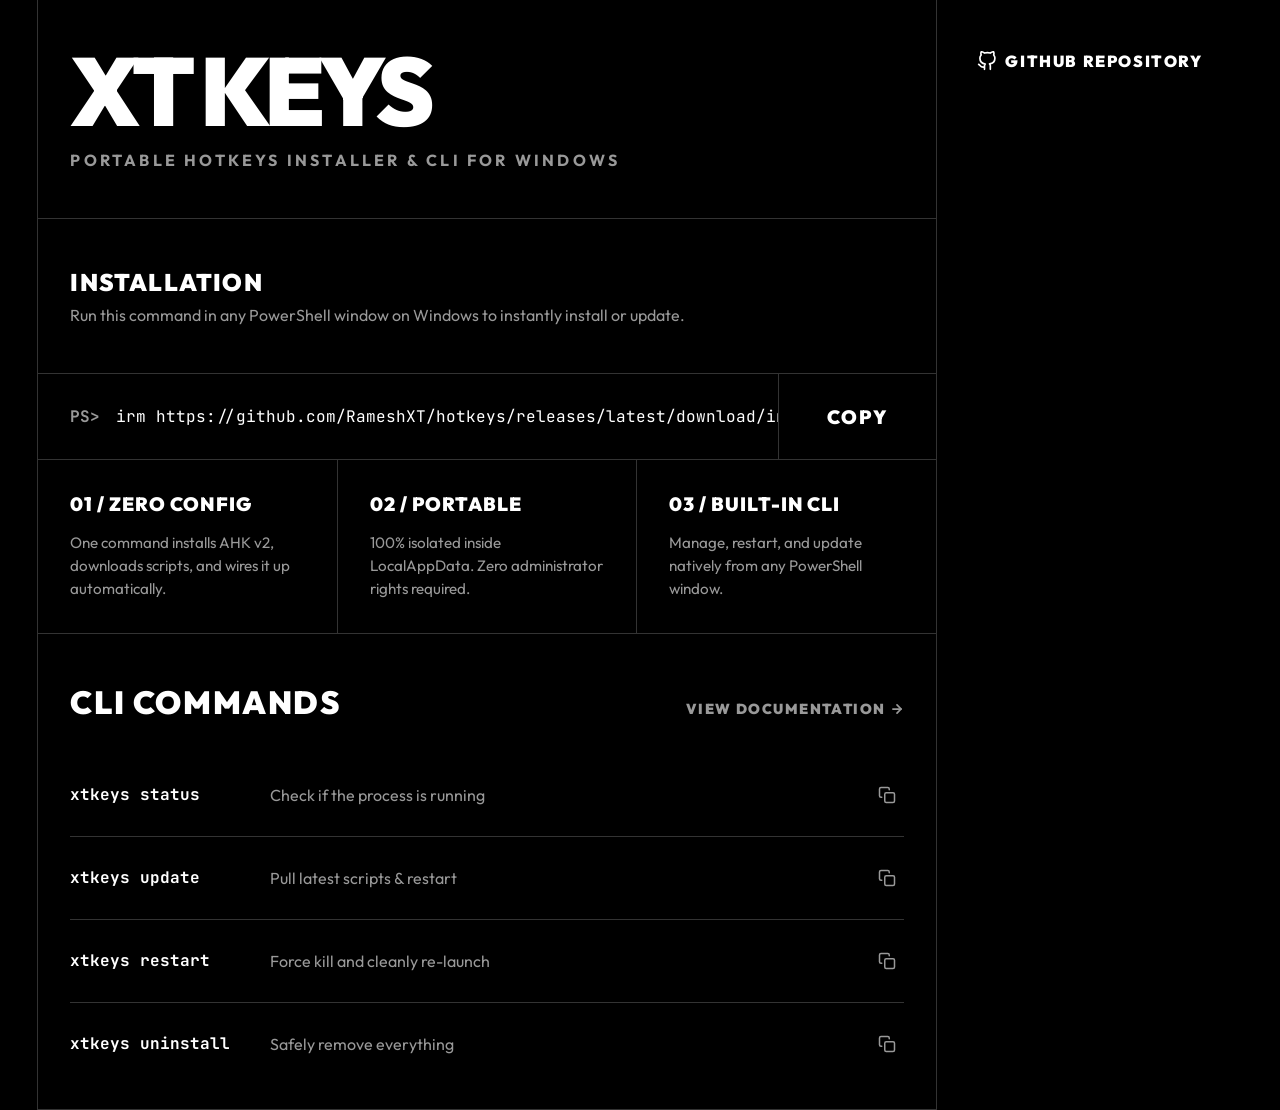
<file: website/index.html>
<!DOCTYPE html>
<html lang="en">
<head>
  <meta charset="UTF-8">
  <meta name="viewport" content="width=device-width, initial-scale=1.0">
  <title>XT KEYS</title>
  <link rel="apple-touch-icon" sizes="180x180" href="favicon_io/apple-touch-icon.png">
  <link rel="icon" type="image/png" sizes="32x32" href="favicon_io/favicon-32x32.png">
  <link rel="icon" type="image/png" sizes="16x16" href="favicon_io/favicon-16x16.png">
  <link rel="manifest" href="favicon_io/site.webmanifest">
  <meta name="description" content="A portable hotkeys installer and CLI for Windows.">
  
  <link rel="preconnect" href="https://fonts.googleapis.com">
  <link rel="preconnect" href="https://fonts.gstatic.com" crossorigin>
  <link href="https://fonts.googleapis.com/css2?family=JetBrains+Mono:wght@400;700&family=Outfit:wght@400;700;900&display=swap" rel="stylesheet">
  
  <link rel="stylesheet" href="styles.css">
</head>
<body>
  <main>
    <header class="section border-bottom">
      <h1>XT KEYS</h1>
      <p class="subtitle">PORTABLE HOTKEYS INSTALLER & CLI FOR WINDOWS</p>
    </header>

    <section class="section border-bottom">
      <h2 style="font-size: 1.5rem; font-weight: 900; letter-spacing: 0.05em; margin-bottom: 0.5rem;">INSTALLATION</h2>
      <p style="color: var(--text-secondary); font-size: 1rem;">Run this command in any PowerShell window on Windows to instantly install or update.</p>
    </section>

    <section class="section border-bottom flex-row">
      <div class="terminal-box">
        <span class="prompt">PS&gt;</span>
        <span class="command" id="install-cmd">irm https://github.com/RameshXT/hotkeys/releases/latest/download/install.ps1 | iex</span>
      </div>
      <button class="copy-btn" id="copy-btn">COPY</button>
    </section>

    <section class="section border-bottom grid-3">
      <div class="card border-right">
        <h3>01 / ZERO CONFIG</h3>
        <p>One command installs AHK v2, downloads scripts, and wires it up automatically.</p>
      </div>
      <div class="card border-right">
        <h3>02 / PORTABLE</h3>
        <p>100% isolated inside LocalAppData. Zero administrator rights required.</p>
      </div>
      <div class="card">
        <h3>03 / BUILT-IN CLI</h3>
        <p>Manage, restart, and update natively from any PowerShell window.</p>
      </div>
    </section>

    <section class="section border-bottom">
      <div class="cli-header" style="display: flex; justify-content: space-between; align-items: baseline;">
        <h2>CLI COMMANDS</h2>
        <a href="docs.html" style="color: var(--text-secondary); text-decoration: none; font-weight: 900; letter-spacing: 0.1em; font-size: 0.9rem; display: flex; align-items: center; gap: 0.3rem;">
          VIEW DOCUMENTATION
          <svg width="14" height="14" viewBox="0 0 24 24" fill="none" stroke="currentColor" stroke-width="3" stroke-linecap="round" stroke-linejoin="round"><line x1="5" y1="12" x2="19" y2="12"></line><polyline points="12 5 19 12 12 19"></polyline></svg>
        </a>
      </div>
      <div class="cli-table">
        <div class="cli-row border-bottom">
          <div class="cli-cmd">xtkeys status</div>
          <div class="cli-desc">Check if the process is running</div>
          <button class="cli-copy" data-cmd="xtkeys status">
            <svg width="18" height="18" viewBox="0 0 24 24" fill="none" stroke="currentColor" stroke-width="2" stroke-linecap="round" stroke-linejoin="round"><rect x="9" y="9" width="13" height="13" rx="2" ry="2"></rect><path d="M5 15H4a2 2 0 0 1-2-2V4a2 2 0 0 1 2-2h9a2 2 0 0 1 2 2v1"></path></svg>
          </button>
        </div>
        <div class="cli-row border-bottom">
          <div class="cli-cmd">xtkeys update</div>
          <div class="cli-desc">Pull latest scripts & restart</div>
          <button class="cli-copy" data-cmd="xtkeys update">
            <svg width="18" height="18" viewBox="0 0 24 24" fill="none" stroke="currentColor" stroke-width="2" stroke-linecap="round" stroke-linejoin="round"><rect x="9" y="9" width="13" height="13" rx="2" ry="2"></rect><path d="M5 15H4a2 2 0 0 1-2-2V4a2 2 0 0 1 2-2h9a2 2 0 0 1 2 2v1"></path></svg>
          </button>
        </div>
        <div class="cli-row border-bottom">
          <div class="cli-cmd">xtkeys restart</div>
          <div class="cli-desc">Force kill and cleanly re-launch</div>
          <button class="cli-copy" data-cmd="xtkeys restart">
            <svg width="18" height="18" viewBox="0 0 24 24" fill="none" stroke="currentColor" stroke-width="2" stroke-linecap="round" stroke-linejoin="round"><rect x="9" y="9" width="13" height="13" rx="2" ry="2"></rect><path d="M5 15H4a2 2 0 0 1-2-2V4a2 2 0 0 1 2-2h9a2 2 0 0 1 2 2v1"></path></svg>
          </button>
        </div>
        <div class="cli-row">
          <div class="cli-cmd">xtkeys uninstall</div>
          <div class="cli-desc">Safely remove everything</div>
          <button class="cli-copy" data-cmd="xtkeys uninstall">
            <svg width="18" height="18" viewBox="0 0 24 24" fill="none" stroke="currentColor" stroke-width="2" stroke-linecap="round" stroke-linejoin="round"><rect x="9" y="9" width="13" height="13" rx="2" ry="2"></rect><path d="M5 15H4a2 2 0 0 1-2-2V4a2 2 0 0 1 2-2h9a2 2 0 0 1 2 2v1"></path></svg>
          </button>
        </div>
      </div>
    </section>
  </main>

  <footer class="section">
    <a href="https://github.com/RameshXT/hotkeys" target="_blank">
      <svg width="20" height="20" viewBox="0 0 24 24" fill="none" stroke="currentColor" stroke-width="2" stroke-linecap="round" stroke-linejoin="round">
        <path d="M9 19c-5 1.5-5-2.5-7-3m14 6v-3.87a3.37 3.37 0 0 0-.94-2.61c3.14-.35 6.44-1.54 6.44-7A5.44 5.44 0 0 0 20 4.77 5.07 5.07 0 0 0 19.91 1S18.73.65 16 2.48a13.38 13.38 0 0 0-7 0C6.27.65 5.09 1 5.09 1A5.07 5.07 0 0 0 5 4.77a5.44 5.44 0 0 0-1.5 3.78c0 5.42 3.3 6.61 6.44 7A3.37 3.37 0 0 0 9 18.13V22"></path>
      </svg>
      GITHUB REPOSITORY
    </a>
  </footer>

  <script src="script.js"></script>
</body>
</html>
</file>
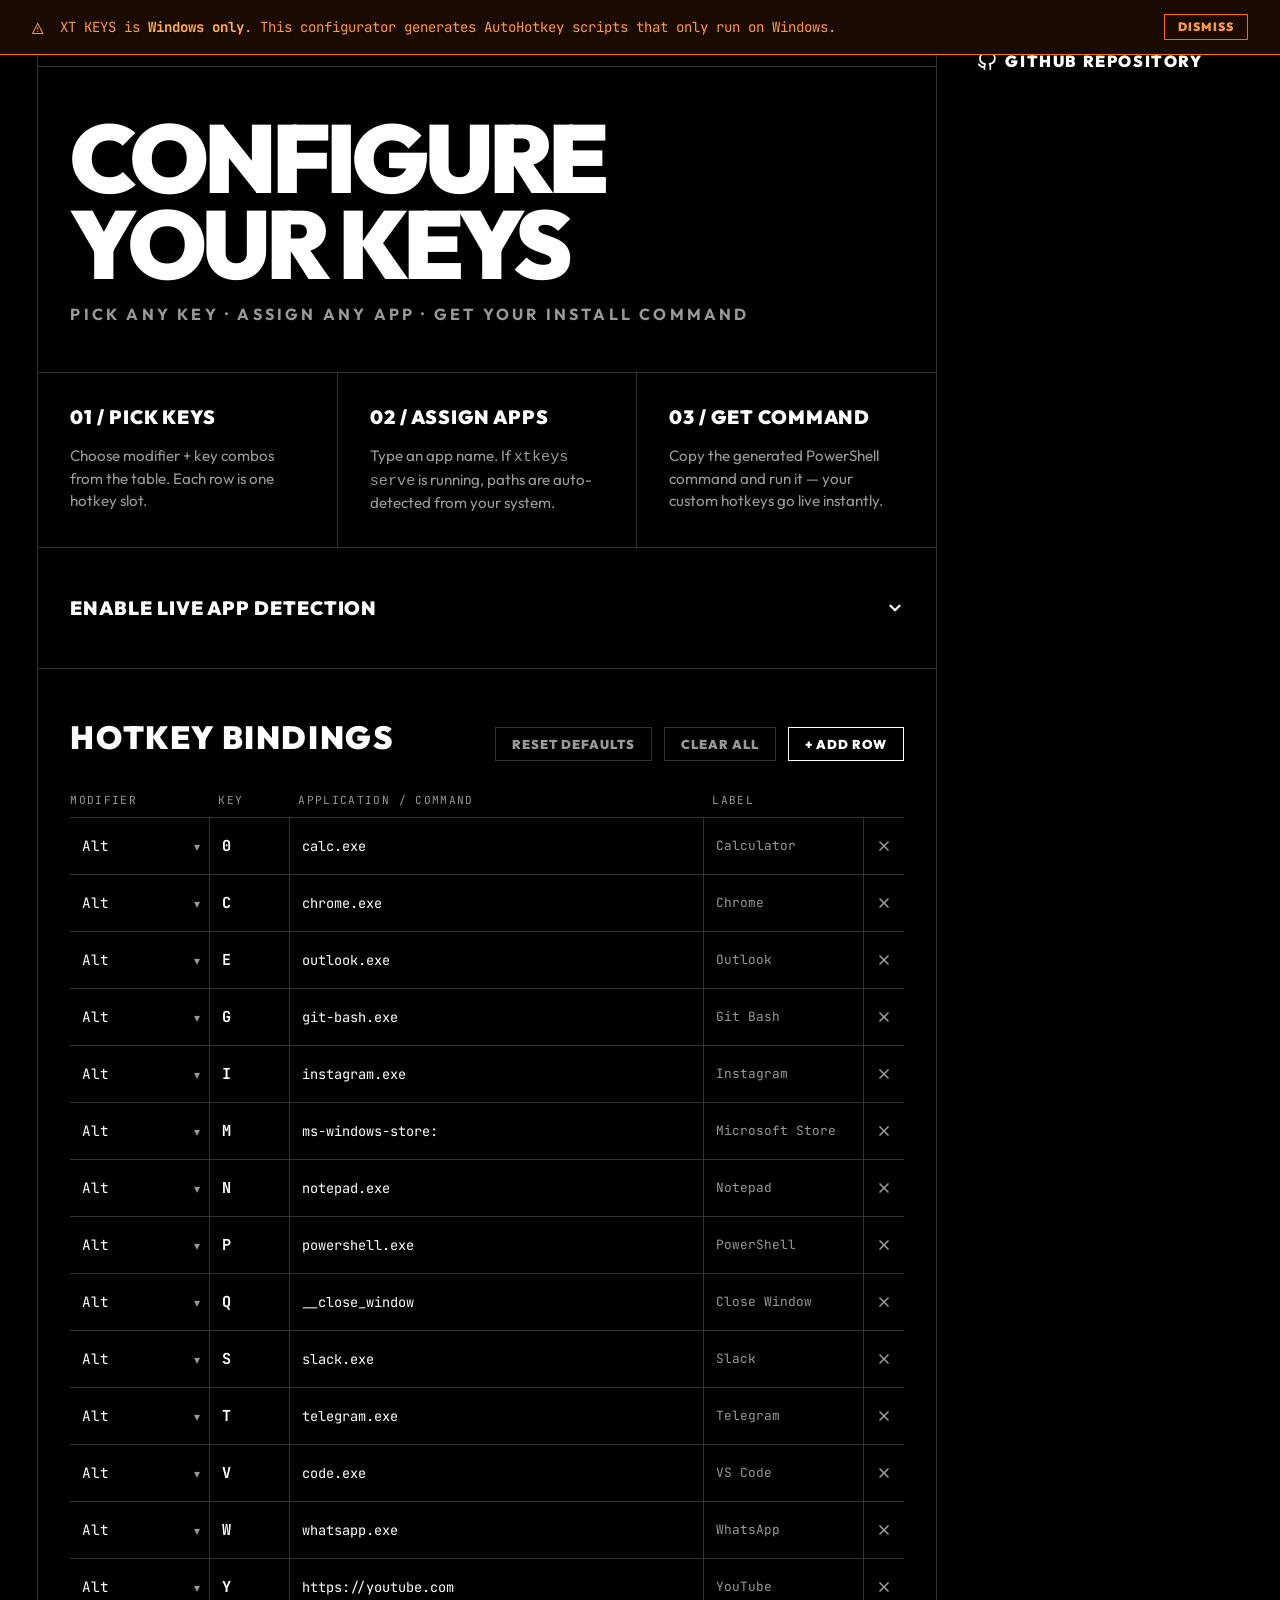
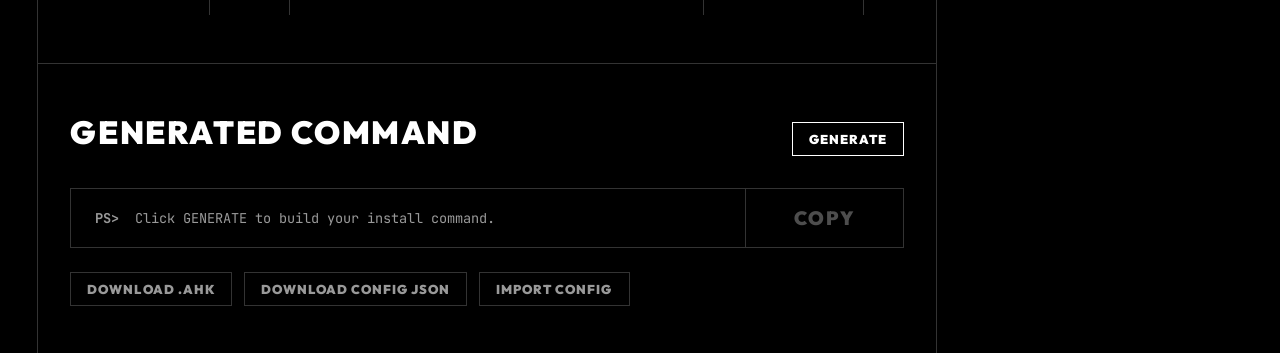
<file: website/customize.html>
<!DOCTYPE html>
<html lang="en">
<head>
  <meta charset="UTF-8">
  <meta name="viewport" content="width=device-width, initial-scale=1.0">
  <title>XT KEYS — Customize</title>
  <meta name="description" content="Visually customize your hotkeys. Pick keys, assign apps, and generate your personal install command.">
  <link rel="apple-touch-icon" sizes="180x180" href="favicon_io/apple-touch-icon.png">
  <link rel="icon" type="image/png" sizes="32x32" href="favicon_io/favicon-32x32.png">
  <link rel="icon" type="image/png" sizes="16x16" href="favicon_io/favicon-16x16.png">
  <link rel="manifest" href="favicon_io/site.webmanifest">
  <link rel="preconnect" href="https://fonts.googleapis.com">
  <link rel="preconnect" href="https://fonts.gstatic.com" crossorigin>
  <link href="https://fonts.googleapis.com/css2?family=JetBrains+Mono:wght@400;700&family=Outfit:wght@400;700;900&display=swap" rel="stylesheet">
  <link rel="stylesheet" href="styles.css">
  <link rel="stylesheet" href="customize.css">
</head>
<body>

  <div id="os-warning" class="os-warning" style="display:none;">
    <span>⚠️</span>
    <span>XT KEYS is <strong>Windows only</strong>. This configurator generates AutoHotkey scripts that only run on Windows.</span>
    <button id="os-warning-close">DISMISS</button>
  </div>

  <main>
    <nav class="section border-bottom nav-row">
      <a href="index.html" class="nav-back">
        <svg width="14" height="14" viewBox="0 0 24 24" fill="none" stroke="currentColor" stroke-width="3" stroke-linecap="round" stroke-linejoin="round"><line x1="19" y1="12" x2="5" y2="12"></line><polyline points="12 5 5 12 12 19"></polyline></svg>
        BACK
      </a>
      <span class="nav-title">CUSTOMIZE</span>
      <div class="nav-right">
        <span id="server-indicator" class="server-indicator offline" title="xtkeys serve not running">●</span>
        <span id="server-label" class="server-label">OFFLINE</span>
      </div>
    </nav>

    <header class="section border-bottom">
      <h1>CONFIGURE<br>YOUR KEYS</h1>
      <p class="subtitle">PICK ANY KEY · ASSIGN ANY APP · GET YOUR INSTALL COMMAND</p>
    </header>

    <section class="section border-bottom grid-3">
      <div class="card border-right">
        <h3>01 / PICK KEYS</h3>
        <p>Choose modifier + key combos from the table. Each row is one hotkey slot.</p>
      </div>
      <div class="card border-right">
        <h3>02 / ASSIGN APPS</h3>
        <p>Type an app name. If <code>xtkeys serve</code> is running, paths are auto-detected from your system.</p>
      </div>
      <div class="card">
        <h3>03 / GET COMMAND</h3>
        <p>Copy the generated PowerShell command and run it — your custom hotkeys go live instantly.</p>
      </div>
    </section>

    <section class="section border-bottom" id="how-to-serve">
      <div class="explainer-header" id="explainer-toggle">
        <h2>ENABLE LIVE APP DETECTION</h2>
        <svg class="explainer-chevron" width="18" height="18" viewBox="0 0 24 24" fill="none" stroke="currentColor" stroke-width="3" stroke-linecap="round" stroke-linejoin="round"><polyline points="6 9 12 15 18 9"></polyline></svg>
      </div>
      <div class="explainer-body" id="explainer-body">
        <p class="explainer-desc">Run this command in PowerShell to start the local API server. It allows this page to search your installed apps in real-time.</p>
        <div class="flex-row border-top" style="margin-top:1.5rem;">
          <div class="terminal-box">
            <span class="prompt">PS&gt;</span>
            <span class="command" id="serve-cmd">xtkeys serve</span>
          </div>
          <button class="copy-btn" id="copy-serve-btn">COPY</button>
        </div>
        <p class="explainer-note">Without the server, you can still manually enter app paths and download your script.</p>
      </div>
    </section>

    <section class="section border-bottom">
      <div class="table-header">
        <h2>HOTKEY BINDINGS</h2>
        <div class="table-actions">
          <button class="action-btn" id="reset-btn">RESET DEFAULTS</button>
          <button class="action-btn" id="clear-btn">CLEAR ALL</button>
          <button class="action-btn accent-btn" id="add-row-btn">+ ADD ROW</button>
        </div>
      </div>
      <div class="hk-table" id="hk-table">
        <div class="hk-header">
          <div class="hk-col-mod">MODIFIER</div>
          <div class="hk-col-key">KEY</div>
          <div class="hk-col-app">APPLICATION / COMMAND</div>
          <div class="hk-col-desc">LABEL</div>
          <div class="hk-col-del"></div>
        </div>
        <div id="hk-rows"></div>
      </div>
    </section>

    <section class="section border-bottom">
      <div class="table-header">
        <h2>GENERATED COMMAND</h2>
        <button class="action-btn accent-btn" id="generate-btn">GENERATE</button>
      </div>
      <div class="output-block" id="output-block">
        <div class="output-scroll" id="output-scroll">
          <span class="prompt">PS&gt;</span>
          <span class="output-cmd" id="output-cmd">Click GENERATE to build your install command.</span>
        </div>
        <button class="copy-btn output-copy" id="copy-output-btn" disabled>COPY</button>
      </div>
      <div class="output-sub-actions">
        <button class="action-btn" id="download-ahk-btn">DOWNLOAD .AHK</button>
        <button class="action-btn" id="download-json-btn">DOWNLOAD CONFIG JSON</button>
        <button class="action-btn" id="import-json-btn">IMPORT CONFIG</button>
        <input type="file" id="import-file-input" accept=".json" style="display:none;">
      </div>
    </section>



  </main>

  <footer class="section">
    <a href="https://github.com/RameshXT/hotkeys" target="_blank">
      <svg width="20" height="20" viewBox="0 0 24 24" fill="none" stroke="currentColor" stroke-width="2" stroke-linecap="round" stroke-linejoin="round"><path d="M9 19c-5 1.5-5-2.5-7-3m14 6v-3.87a3.37 3.37 0 0 0-.94-2.61c3.14-.35 6.44-1.54 6.44-7A5.44 5.44 0 0 0 20 4.77 5.07 5.07 0 0 0 19.91 1S18.73.65 16 2.48a13.38 13.38 0 0 0-7 0C6.27.65 5.09 1 5.09 1A5.07 5.07 0 0 0 5 4.77a5.44 5.44 0 0 0-1.5 3.78c0 5.42 3.3 6.61 6.44 7A3.37 3.37 0 0 0 9 18.13V22"></path></svg>
      GITHUB REPOSITORY
    </a>
  </footer>

  <div class="app-dropdown" id="app-dropdown" style="display:none;">
    <div class="app-dropdown-list" id="app-dropdown-list"></div>
    <div class="app-dropdown-status" id="app-dropdown-status"></div>
  </div>

  <script src="customize.js"></script>
</body>
</html>
</file>
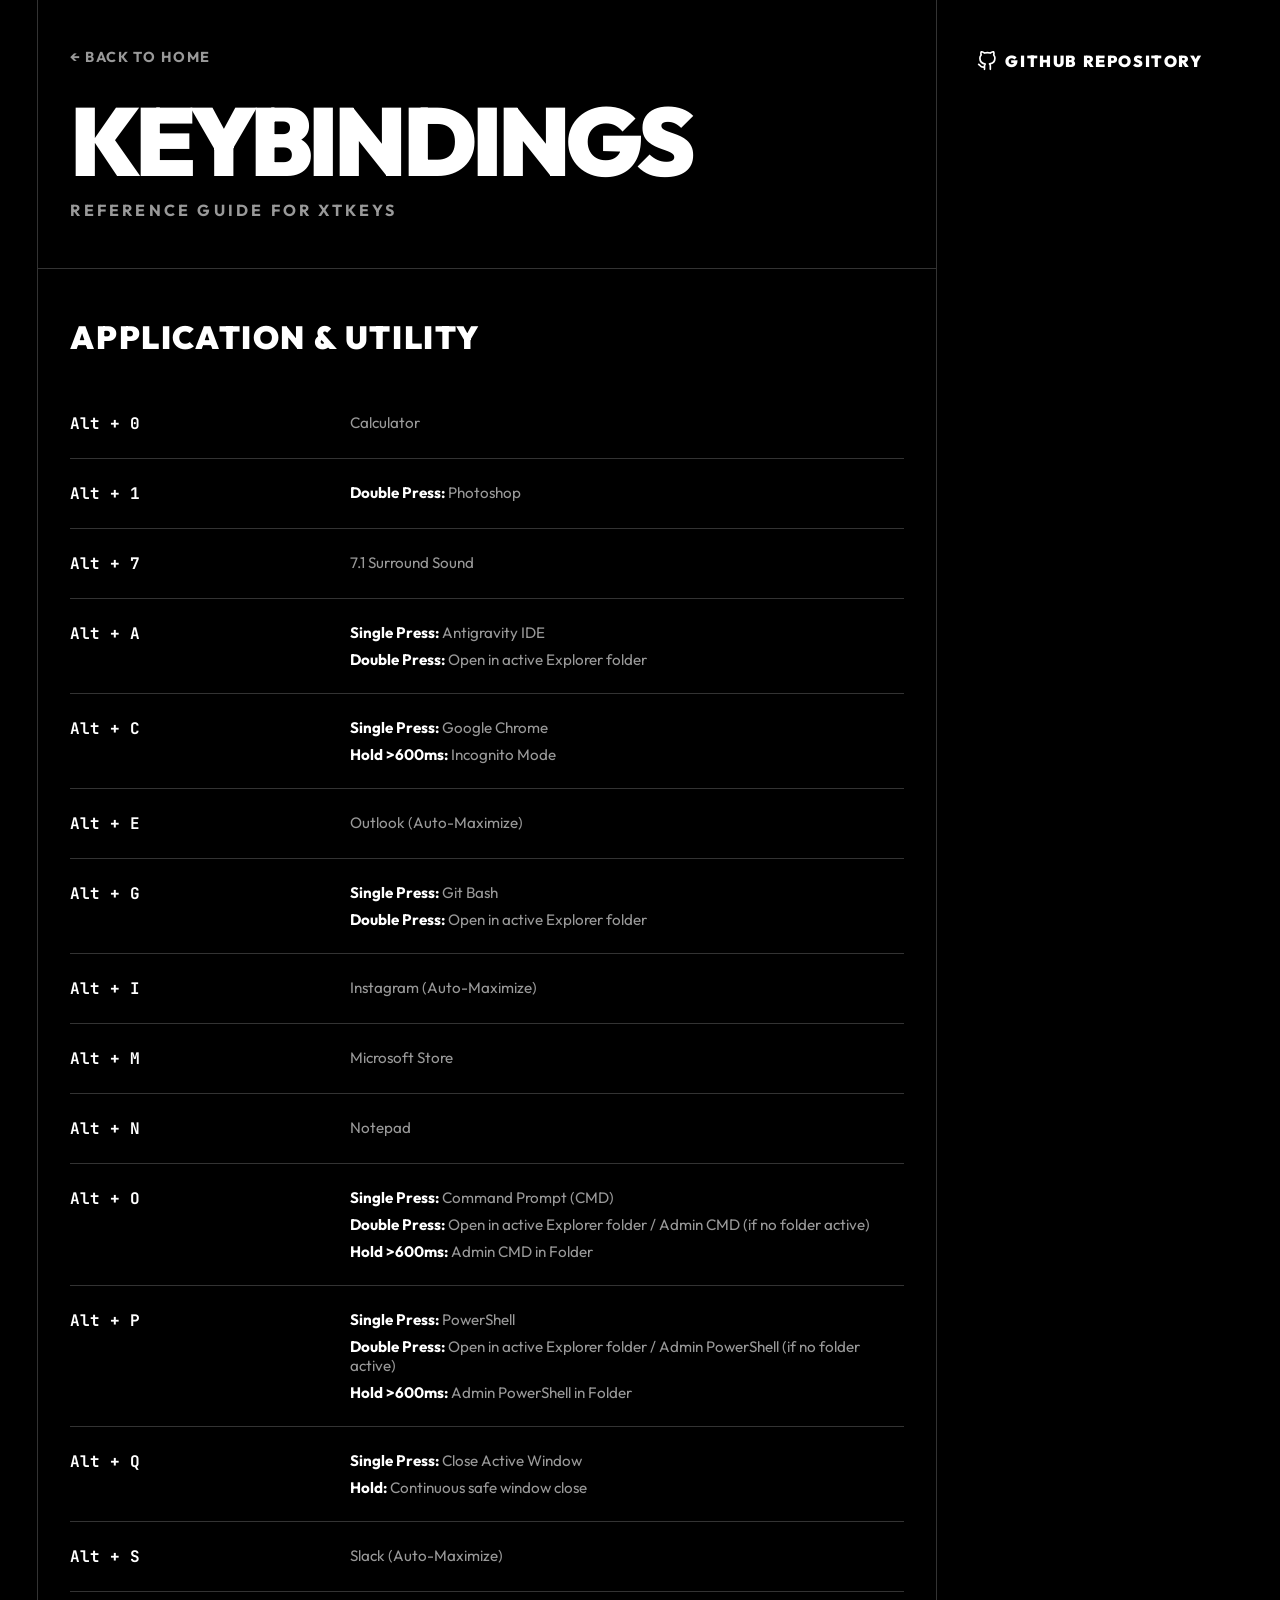
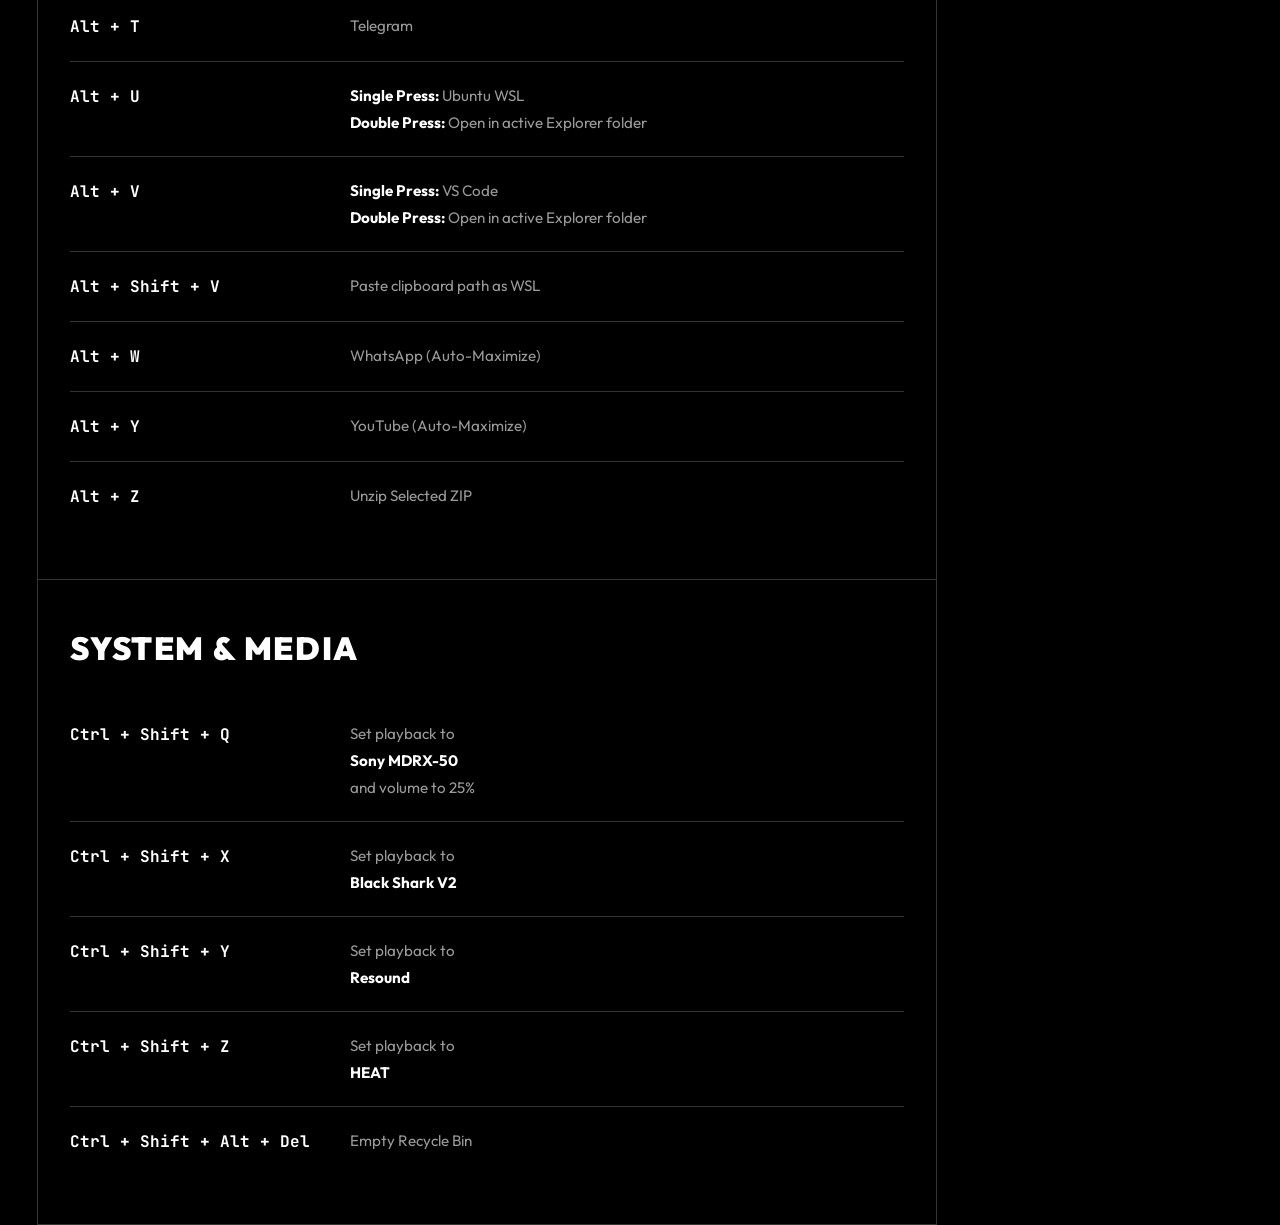
<file: website/docs.html>
<!DOCTYPE html>
<html lang="en">
<head>
  <meta charset="UTF-8">
  <meta name="viewport" content="width=device-width, initial-scale=1.0">
  <title>XT KEYS - Keybindings</title>
  <link rel="apple-touch-icon" sizes="180x180" href="favicon_io/apple-touch-icon.png">
  <link rel="icon" type="image/png" sizes="32x32" href="favicon_io/favicon-32x32.png">
  <link rel="icon" type="image/png" sizes="16x16" href="favicon_io/favicon-16x16.png">
  <link rel="manifest" href="favicon_io/site.webmanifest">
  <meta name="description" content="Reference guide for XTKEYS hotkeys.">
  
  <link rel="preconnect" href="https://fonts.googleapis.com">
  <link rel="preconnect" href="https://fonts.gstatic.com" crossorigin>
  <link href="https://fonts.googleapis.com/css2?family=JetBrains+Mono:wght@400;700&family=Outfit:wght@400;700;900&display=swap" rel="stylesheet">
  
  <link rel="stylesheet" href="styles.css">
  <style>
    .key-row {
      display: flex;
      padding: 1.5rem 0;
    }
    .key-cmd {
      font-family: var(--font-mono);
      font-size: 1rem;
      font-weight: bold;
      flex: 0 0 280px;
      color: var(--accent);
    }
    .key-desc {
      color: var(--text-secondary);
      font-size: 0.95rem;
      flex: 1;
      display: flex;
      flex-direction: column;
      gap: 0.5rem;
    }
    .key-desc strong {
      color: var(--text-primary);
      font-weight: 700;
    }
    @media (max-width: 600px) {
      .key-row {
        flex-direction: column;
        gap: 0.5rem;
      }
      .key-cmd {
        flex: auto;
      }
    }
    .nav-links {
      display: flex;
      gap: 1rem;
      justify-content: flex-start;
      padding-bottom: 2rem;
    }
  </style>
</head>
<body>
  <main>
    <header class="section border-bottom">
      <div class="nav-links">
        <a href="index.html" style="color: var(--text-secondary); font-weight: bold; text-decoration: none; letter-spacing: 0.1em; font-size: 0.9rem;">&larr; BACK TO HOME</a>
      </div>
      <h1>KEYBINDINGS</h1>
      <p class="subtitle">REFERENCE GUIDE FOR XTKEYS</p>
    </header>

    <section class="section border-bottom">
      <div class="cli-header">
        <h2>APPLICATION & UTILITY</h2>
      </div>
      <div class="cli-table">
        <div class="key-row border-bottom">
          <div class="key-cmd">Alt + 0</div>
          <div class="key-desc">Calculator</div>
        </div>
        <div class="key-row border-bottom">
          <div class="key-cmd">Alt + 1</div>
          <div class="key-desc">
            <div><strong>Double Press:</strong> Photoshop</div>
          </div>
        </div>
        <div class="key-row border-bottom">
          <div class="key-cmd">Alt + 7</div>
          <div class="key-desc">7.1 Surround Sound</div>
        </div>
        <div class="key-row border-bottom">
          <div class="key-cmd">Alt + A</div>
          <div class="key-desc">
            <div><strong>Single Press:</strong> Antigravity IDE</div>
            <div><strong>Double Press:</strong> Open in active Explorer folder</div>
          </div>
        </div>
        <div class="key-row border-bottom">
          <div class="key-cmd">Alt + C</div>
          <div class="key-desc">
            <div><strong>Single Press:</strong> Google Chrome</div>
            <div><strong>Hold >600ms:</strong> Incognito Mode</div>
          </div>
        </div>
        <div class="key-row border-bottom">
          <div class="key-cmd">Alt + E</div>
          <div class="key-desc">Outlook (Auto-Maximize)</div>
        </div>
        <div class="key-row border-bottom">
          <div class="key-cmd">Alt + G</div>
          <div class="key-desc">
            <div><strong>Single Press:</strong> Git Bash</div>
            <div><strong>Double Press:</strong> Open in active Explorer folder</div>
          </div>
        </div>
        <div class="key-row border-bottom">
          <div class="key-cmd">Alt + I</div>
          <div class="key-desc">Instagram (Auto-Maximize)</div>
        </div>
        <div class="key-row border-bottom">
          <div class="key-cmd">Alt + M</div>
          <div class="key-desc">Microsoft Store</div>
        </div>
        <div class="key-row border-bottom">
          <div class="key-cmd">Alt + N</div>
          <div class="key-desc">Notepad</div>
        </div>
        <div class="key-row border-bottom">
          <div class="key-cmd">Alt + O</div>
          <div class="key-desc">
            <div><strong>Single Press:</strong> Command Prompt (CMD)</div>
            <div><strong>Double Press:</strong> Open in active Explorer folder / Admin CMD (if no folder active)</div>
            <div><strong>Hold >600ms:</strong> Admin CMD in Folder</div>
          </div>
        </div>
        <div class="key-row border-bottom">
          <div class="key-cmd">Alt + P</div>
          <div class="key-desc">
            <div><strong>Single Press:</strong> PowerShell</div>
            <div><strong>Double Press:</strong> Open in active Explorer folder / Admin PowerShell (if no folder active)</div>
            <div><strong>Hold >600ms:</strong> Admin PowerShell in Folder</div>
          </div>
        </div>
        <div class="key-row border-bottom">
          <div class="key-cmd">Alt + Q</div>
          <div class="key-desc">
            <div><strong>Single Press:</strong> Close Active Window</div>
            <div><strong>Hold:</strong> Continuous safe window close</div>
          </div>
        </div>
        <div class="key-row border-bottom">
          <div class="key-cmd">Alt + S</div>
          <div class="key-desc">Slack (Auto-Maximize)</div>
        </div>
        <div class="key-row border-bottom">
          <div class="key-cmd">Alt + T</div>
          <div class="key-desc">Telegram</div>
        </div>
        <div class="key-row border-bottom">
          <div class="key-cmd">Alt + U</div>
          <div class="key-desc">
            <div><strong>Single Press:</strong> Ubuntu WSL</div>
            <div><strong>Double Press:</strong> Open in active Explorer folder</div>
          </div>
        </div>
        <div class="key-row border-bottom">
          <div class="key-cmd">Alt + V</div>
          <div class="key-desc">
            <div><strong>Single Press:</strong> VS Code</div>
            <div><strong>Double Press:</strong> Open in active Explorer folder</div>
          </div>
        </div>
        <div class="key-row border-bottom">
          <div class="key-cmd">Alt + Shift + V</div>
          <div class="key-desc">Paste clipboard path as WSL</div>
        </div>
        <div class="key-row border-bottom">
          <div class="key-cmd">Alt + W</div>
          <div class="key-desc">WhatsApp (Auto-Maximize)</div>
        </div>
        <div class="key-row border-bottom">
          <div class="key-cmd">Alt + Y</div>
          <div class="key-desc">YouTube (Auto-Maximize)</div>
        </div>
        <div class="key-row">
          <div class="key-cmd">Alt + Z</div>
          <div class="key-desc">Unzip Selected ZIP</div>
        </div>
      </div>
    </section>

    <section class="section border-bottom">
      <div class="cli-header">
        <h2>SYSTEM & MEDIA</h2>
      </div>
      <div class="cli-table">
        <div class="key-row border-bottom">
          <div class="key-cmd">Ctrl + Shift + Q</div>
          <div class="key-desc">Set playback to <strong>Sony MDRX-50</strong> and volume to 25%</div>
        </div>
        <div class="key-row border-bottom">
          <div class="key-cmd">Ctrl + Shift + X</div>
          <div class="key-desc">Set playback to <strong>Black Shark V2</strong></div>
        </div>
        <div class="key-row border-bottom">
          <div class="key-cmd">Ctrl + Shift + Y</div>
          <div class="key-desc">Set playback to <strong>Resound</strong></div>
        </div>
        <div class="key-row border-bottom">
          <div class="key-cmd">Ctrl + Shift + Z</div>
          <div class="key-desc">Set playback to <strong>HEAT</strong></div>
        </div>
        <div class="key-row">
          <div class="key-cmd">Ctrl + Shift + Alt + Del</div>
          <div class="key-desc">Empty Recycle Bin</div>
        </div>
      </div>
    </section>
  </main>

  <footer class="section">
    <a href="https://github.com/RameshXT/hotkeys" target="_blank">
      <svg width="20" height="20" viewBox="0 0 24 24" fill="none" stroke="currentColor" stroke-width="2" stroke-linecap="round" stroke-linejoin="round">
        <path d="M9 19c-5 1.5-5-2.5-7-3m14 6v-3.87a3.37 3.37 0 0 0-.94-2.61c3.14-.35 6.44-1.54 6.44-7A5.44 5.44 0 0 0 20 4.77 5.07 5.07 0 0 0 19.91 1S18.73.65 16 2.48a13.38 13.38 0 0 0-7 0C6.27.65 5.09 1 5.09 1A5.07 5.07 0 0 0 5 4.77a5.44 5.44 0 0 0-1.5 3.78c0 5.42 3.3 6.61 6.44 7A3.37 3.37 0 0 0 9 18.13V22"></path>
      </svg>
      GITHUB REPOSITORY
    </a>
  </footer>

  <script src="script.js"></script>
</body>
</html>
</file>
<file: website/styles.css>
:root {
  --bg-color: #000000;
  --text-primary: #ffffff;
  --text-secondary: #999999;
  --border-color: #333333;
  --accent: #ffffff;
  
  --font-main: 'Outfit', sans-serif;
  --font-mono: 'JetBrains Mono', monospace;
}

* {
  box-sizing: border-box;
  margin: 0;
  padding: 0;
}

body {
  background-color: var(--bg-color);
  color: var(--text-primary);
  font-family: var(--font-main);
  min-height: 100vh;
  display: flex;
  justify-content: center;
  -webkit-font-smoothing: antialiased;
}

main {
  width: 100%;
  max-width: 900px;
  border-left: 1px solid var(--border-color);
  border-right: 1px solid var(--border-color);
}

.section {
  padding: 3rem 2rem;
}

.border-bottom {
  border-bottom: 1px solid var(--border-color);
}

.border-right {
  border-right: 1px solid var(--border-color);
}

/* --- HEADER --- */
header h1 {
  font-size: clamp(4rem, 8vw, 6rem);
  font-weight: 900;
  line-height: 0.9;
  letter-spacing: -0.05em;
  margin-bottom: 1rem;
}

header .subtitle {
  color: var(--text-secondary);
  font-size: 1rem;
  letter-spacing: 0.2em;
  font-weight: 700;
}

/* --- INSTALL ROW --- */
.flex-row {
  display: flex;
  align-items: stretch;
  padding: 0;
}

.terminal-box {
  flex: 1;
  padding: 2rem;
  display: flex;
  align-items: center;
  gap: 1rem;
  font-family: var(--font-mono);
  font-size: 1rem;
  overflow-x: auto;
  border-right: 1px solid var(--border-color);
}

.terminal-box::-webkit-scrollbar {
  display: none;
}

.prompt {
  color: var(--text-secondary);
  font-weight: bold;
}

.command {
  white-space: nowrap;
}

.copy-btn {
  background: var(--bg-color);
  color: var(--text-primary);
  border: none;
  padding: 0 3rem;
  font-family: var(--font-main);
  font-weight: 900;
  font-size: 1.2rem;
  letter-spacing: 0.1em;
  cursor: pointer;
}

.copy-btn:hover {
  background: var(--text-primary);
  color: var(--bg-color);
}

.copy-btn.copied {
  background: var(--text-primary);
  color: var(--bg-color);
}

/* --- FEATURES GRID --- */
.grid-3 {
  display: grid;
  grid-template-columns: repeat(3, 1fr);
  padding: 0;
}

.card {
  padding: 2rem;
}

.card h3 {
  font-size: 1.2rem;
  font-weight: 900;
  margin-bottom: 1rem;
  letter-spacing: 0.05em;
}

.card p {
  color: var(--text-secondary);
  font-size: 0.95rem;
  line-height: 1.5;
}

@media (max-width: 768px) {
  .grid-3 {
    grid-template-columns: 1fr;
  }
  .card.border-right {
    border-right: none;
    border-bottom: 1px solid var(--border-color);
  }
  .flex-row {
    flex-direction: column;
  }
  .terminal-box {
    border-right: none;
    border-bottom: 1px solid var(--border-color);
  }
  .copy-btn {
    padding: 2rem;
    width: 100%;
  }
}

/* --- CLI TABLE --- */
.cli-header h2 {
  font-size: 2rem;
  font-weight: 900;
  margin-bottom: 2rem;
  letter-spacing: 0.05em;
}

.cli-row {
  display: flex;
  align-items: center;
  padding: 1.5rem 0;
}

.cli-row:last-child {
  padding-bottom: 0;
}

.cli-cmd {
  font-family: var(--font-mono);
  font-size: 1rem;
  font-weight: bold;
  flex: 0 0 200px;
}

.cli-desc {
  color: var(--text-secondary);
  font-size: 1rem;
  flex: 1;
}

.cli-copy {
  background: transparent;
  color: var(--text-secondary);
  border: none;
  cursor: pointer;
  padding: 0.5rem;
  display: flex;
  align-items: center;
  justify-content: center;
  transition: color 0.1s;
}

.cli-copy:hover {
  color: var(--text-primary);
}

.cli-copy.copied {
  color: #27c93f;
}

@media (max-width: 600px) {
  .cli-row {
    flex-direction: column;
    align-items: flex-start;
    gap: 0.5rem;
  }
}

/* --- FOOTER --- */
footer {
  text-align: center;
}

footer a {
  color: var(--text-primary);
  text-decoration: none;
  font-weight: 900;
  letter-spacing: 0.1em;
  padding: 0.2rem 0.5rem;
  display: inline-flex;
  align-items: center;
  justify-content: center;
  gap: 0.5rem;
}

footer a:hover {
  background: var(--text-primary);
  color: var(--bg-color);
}
</file>
<file: website/customize.css>
/* =============================================
   CUSTOMIZE PAGE — extends styles.css
   ============================================= */

/* --- OS WARNING BANNER --- */
.os-warning {
  position: fixed;
  top: 0;
  left: 0;
  right: 0;
  z-index: 9999;
  background: #1a0a00;
  border-bottom: 1px solid #ff6b00;
  color: #ff9a44;
  padding: 0.85rem 2rem;
  display: flex;
  align-items: center;
  gap: 1rem;
  font-family: var(--font-mono);
  font-size: 0.875rem;
}
.os-warning span:first-child { font-size: 1.2rem; flex-shrink: 0; }
.os-warning strong { color: #ffb347; }
#os-warning-close {
  margin-left: auto;
  background: transparent;
  border: 1px solid #ff6b00;
  color: #ff9a44;
  font-family: var(--font-main);
  font-weight: 900;
  font-size: 0.75rem;
  letter-spacing: 0.1em;
  padding: 0.3rem 0.8rem;
  cursor: pointer;
  flex-shrink: 0;
}
#os-warning-close:hover { background: #ff6b00; color: #fff; }

/* --- NAV ROW --- */
.nav-row {
  display: flex;
  align-items: center;
  padding-top: 1.5rem;
  padding-bottom: 1.5rem;
}
.nav-back {
  color: var(--text-secondary);
  text-decoration: none;
  font-weight: 900;
  font-size: 0.85rem;
  letter-spacing: 0.1em;
  display: flex;
  align-items: center;
  gap: 0.5rem;
  transition: color 0.15s;
}
.nav-back:hover { color: var(--text-primary); }
.nav-title {
  flex: 1;
  text-align: center;
  font-weight: 900;
  letter-spacing: 0.2em;
  font-size: 0.85rem;
  color: var(--text-secondary);
}
.nav-right {
  display: flex;
  align-items: center;
  gap: 0.5rem;
}
.server-indicator {
  font-size: 1rem;
  line-height: 1;
  transition: color 0.3s;
}
.server-indicator.offline { color: #444; }
.server-indicator.online  { color: #27c93f; animation: pulse-dot 2s infinite; }
.server-indicator.checking { color: #f5a623; }
@keyframes pulse-dot {
  0%, 100% { opacity: 1; }
  50% { opacity: 0.4; }
}
.server-label {
  font-family: var(--font-mono);
  font-size: 0.7rem;
  letter-spacing: 0.12em;
  color: var(--text-secondary);
}

/* --- EXPLAINER SECTION --- */
.explainer-header {
  display: flex;
  align-items: center;
  justify-content: space-between;
  cursor: pointer;
  user-select: none;
}
.explainer-header h2 {
  font-size: 1.2rem;
  font-weight: 900;
  letter-spacing: 0.05em;
}
.explainer-chevron {
  transition: transform 0.2s;
  flex-shrink: 0;
}
.explainer-body {
  overflow: hidden;
  max-height: 0;
  transition: max-height 0.3s ease;
}
.explainer-body.open { max-height: 300px; }
.explainer-desc {
  color: var(--text-secondary);
  font-size: 0.95rem;
  line-height: 1.6;
  margin-top: 1.2rem;
}
.explainer-note {
  margin-top: 1rem;
  color: var(--text-secondary);
  font-family: var(--font-mono);
  font-size: 0.78rem;
  opacity: 0.7;
}

/* --- HOTKEY TABLE --- */
.table-header {
  display: flex;
  align-items: baseline;
  justify-content: space-between;
  margin-bottom: 2rem;
  gap: 1rem;
  flex-wrap: wrap;
}
.table-header h2 {
  font-size: 2rem;
  font-weight: 900;
  letter-spacing: 0.05em;
}
.table-actions {
  display: flex;
  gap: 0.75rem;
  flex-shrink: 0;
}
.action-btn {
  background: transparent;
  color: var(--text-secondary);
  border: 1px solid var(--border-color);
  font-family: var(--font-main);
  font-weight: 900;
  font-size: 0.8rem;
  letter-spacing: 0.08em;
  padding: 0.5rem 1rem;
  cursor: pointer;
  transition: all 0.15s;
  white-space: nowrap;
}
.action-btn:hover { background: var(--border-color); color: var(--text-primary); }
.accent-btn { border-color: var(--text-primary); color: var(--text-primary); }
.accent-btn:hover { background: var(--text-primary); color: var(--bg-color); }

.hk-table { width: 100%; }
.hk-header {
  display: grid;
  grid-template-columns: 140px 80px 1fr 160px 40px;
  gap: 0;
  border-bottom: 1px solid var(--border-color);
  padding-bottom: 0.6rem;
  margin-bottom: 0;
}
.hk-header > div {
  font-family: var(--font-mono);
  font-size: 0.7rem;
  letter-spacing: 0.12em;
  color: var(--text-secondary);
  padding: 0 0.5rem;
}
.hk-header > div:first-child { padding-left: 0; }

/* Single HK row */
.hk-row {
  display: grid;
  grid-template-columns: 140px 80px 1fr 160px 40px;
  gap: 0;
  border-bottom: 1px solid var(--border-color);
  align-items: center;
  min-height: 56px;
  position: relative;
}
.hk-row:last-child { border-bottom: none; }

.hk-select, .hk-input {
  background: transparent;
  color: var(--text-primary);
  border: none;
  border-right: 1px solid var(--border-color);
  font-family: var(--font-mono);
  font-size: 0.9rem;
  padding: 0 0.75rem;
  height: 56px;
  width: 100%;
  outline: none;
  appearance: none;
  -webkit-appearance: none;
  cursor: pointer;
}
.hk-select:focus, .hk-input:focus {
  background: rgba(255,255,255,0.03);
}
.hk-select option { background: #111; color: #fff; }

.hk-app-wrap {
  position: relative;
  border-right: 1px solid var(--border-color);
  height: 56px;
  display: flex;
  align-items: center;
}
.hk-app-input {
  background: transparent;
  color: var(--text-primary);
  border: none;
  font-family: var(--font-mono);
  font-size: 0.85rem;
  padding: 0 0.75rem;
  height: 100%;
  width: 100%;
  outline: none;
}
.hk-app-input::placeholder { color: var(--text-secondary); opacity: 0.5; }
.hk-app-input:focus { background: rgba(255,255,255,0.03); }

.hk-detected-badge {
  position: absolute;
  right: 0.5rem;
  top: 50%;
  transform: translateY(-50%);
  font-size: 0.65rem;
  font-family: var(--font-mono);
  color: #27c93f;
  letter-spacing: 0.05em;
  pointer-events: none;
  opacity: 0;
  transition: opacity 0.2s;
}
.hk-detected-badge.visible { opacity: 1; }

.hk-label-input {
  background: transparent;
  color: var(--text-secondary);
  border: none;
  border-right: 1px solid var(--border-color);
  font-family: var(--font-mono);
  font-size: 0.8rem;
  padding: 0 0.75rem;
  height: 56px;
  width: 100%;
  outline: none;
}
.hk-label-input::placeholder { opacity: 0.3; }
.hk-label-input:focus { background: rgba(255,255,255,0.03); color: var(--text-primary); }

.hk-del-btn {
  background: transparent;
  border: none;
  color: var(--text-secondary);
  cursor: pointer;
  display: flex;
  align-items: center;
  justify-content: center;
  height: 56px;
  width: 40px;
  transition: color 0.15s;
  flex-shrink: 0;
}
.hk-del-btn:hover { color: #e74c3c; }

/* Modifier select custom arrow */
.hk-mod-wrap {
  position: relative;
  height: 56px;
  border-right: 1px solid var(--border-color);
}
.hk-mod-wrap::after {
  content: "▾";
  position: absolute;
  right: 0.6rem;
  top: 50%;
  transform: translateY(-50%);
  color: var(--text-secondary);
  pointer-events: none;
  font-size: 0.75rem;
}
.hk-mod-wrap .hk-select { border-right: none; }

/* key wrap */
.hk-key-wrap {
  position: relative;
  height: 56px;
  border-right: 1px solid var(--border-color);
}
.hk-key-input {
  background: transparent;
  color: var(--text-primary);
  border: none;
  font-family: var(--font-mono);
  font-size: 0.95rem;
  font-weight: 700;
  padding: 0 0.75rem;
  height: 100%;
  width: 100%;
  outline: none;
  text-transform: uppercase;
}
.hk-key-input::placeholder { color: var(--text-secondary); opacity: 0.4; font-weight: 400; text-transform: none; }
.hk-key-input:focus { background: rgba(255,255,255,0.03); }

/* --- APP DROPDOWN --- */
.app-dropdown {
  position: fixed;
  z-index: 1000;
  background: #0d0d0d;
  border: 1px solid var(--border-color);
  min-width: 320px;
  max-width: 480px;
  max-height: 240px;
  overflow: hidden;
  display: flex;
  flex-direction: column;
  box-shadow: 0 8px 32px rgba(0,0,0,0.8);
}
.app-dropdown-list { overflow-y: auto; flex: 1; }
.app-dropdown-list::-webkit-scrollbar { width: 4px; }
.app-dropdown-list::-webkit-scrollbar-thumb { background: var(--border-color); }
.app-dropdown-item {
  padding: 0.6rem 1rem;
  cursor: pointer;
  display: flex;
  align-items: center;
  gap: 0.75rem;
  border-bottom: 1px solid rgba(255,255,255,0.05);
  transition: background 0.1s;
}
.app-dropdown-item:hover, .app-dropdown-item.active { background: rgba(255,255,255,0.07); }
.app-dropdown-item:last-child { border-bottom: none; }
.app-item-name {
  font-family: var(--font-mono);
  font-size: 0.85rem;
  color: var(--text-primary);
}
.app-item-path {
  font-family: var(--font-mono);
  font-size: 0.7rem;
  color: var(--text-secondary);
  overflow: hidden;
  text-overflow: ellipsis;
  white-space: nowrap;
}
.app-dropdown-status {
  padding: 0.4rem 1rem;
  font-family: var(--font-mono);
  font-size: 0.7rem;
  color: var(--text-secondary);
  border-top: 1px solid var(--border-color);
  min-height: 28px;
  display: flex;
  align-items: center;
  gap: 0.5rem;
}

/* --- OUTPUT BLOCK --- */
.output-desc {
  color: var(--text-secondary);
  font-size: 0.95rem;
  margin-bottom: 1.5rem;
  margin-top: 0.5rem;
}
.output-block {
  display: flex;
  align-items: stretch;
  border: 1px solid var(--border-color);
  margin-bottom: 1.5rem;
}
.output-scroll {
  flex: 1;
  padding: 1.25rem 1.5rem;
  display: flex;
  align-items: flex-start;
  gap: 1rem;
  font-family: var(--font-mono);
  font-size: 0.85rem;
  overflow-x: auto;
  border-right: 1px solid var(--border-color);
  min-height: 56px;
}
.output-scroll::-webkit-scrollbar { display: none; }
.output-cmd {
  color: var(--text-secondary);
  white-space: nowrap;
  overflow: hidden;
  text-overflow: ellipsis;
}
.output-cmd.ready { color: var(--text-primary); }
.output-copy { min-width: 100px; }
.output-copy:disabled { opacity: 0.3; cursor: default; }
.output-copy:disabled:hover { background: var(--bg-color); color: var(--text-primary); }

.output-sub-actions {
  display: flex;
  gap: 0.75rem;
  flex-wrap: wrap;
}



/* --- RESPONSIVE --- */
@media (max-width: 768px) {
  .hk-header { display: none; }
  .hk-row {
    grid-template-columns: 1fr 1fr;
    grid-template-rows: auto auto auto;
    padding: 0.75rem 0;
    gap: 0;
  }
  .hk-mod-wrap  { border-right: 1px solid var(--border-color); grid-column: 1; }
  .hk-key-wrap  { border-right: none; grid-column: 2; }
  .hk-app-wrap  { grid-column: 1 / -1; border-right: none; border-top: 1px solid var(--border-color); }
  .hk-label-input { grid-column: 1; border-right: 1px solid var(--border-color); border-top: 1px solid var(--border-color); }
  .hk-del-btn   { grid-column: 2; border-top: 1px solid var(--border-color); }
  .output-sub-actions { flex-direction: column; }
  .output-sub-actions .action-btn { width: 100%; text-align: center; }
}
</file>
